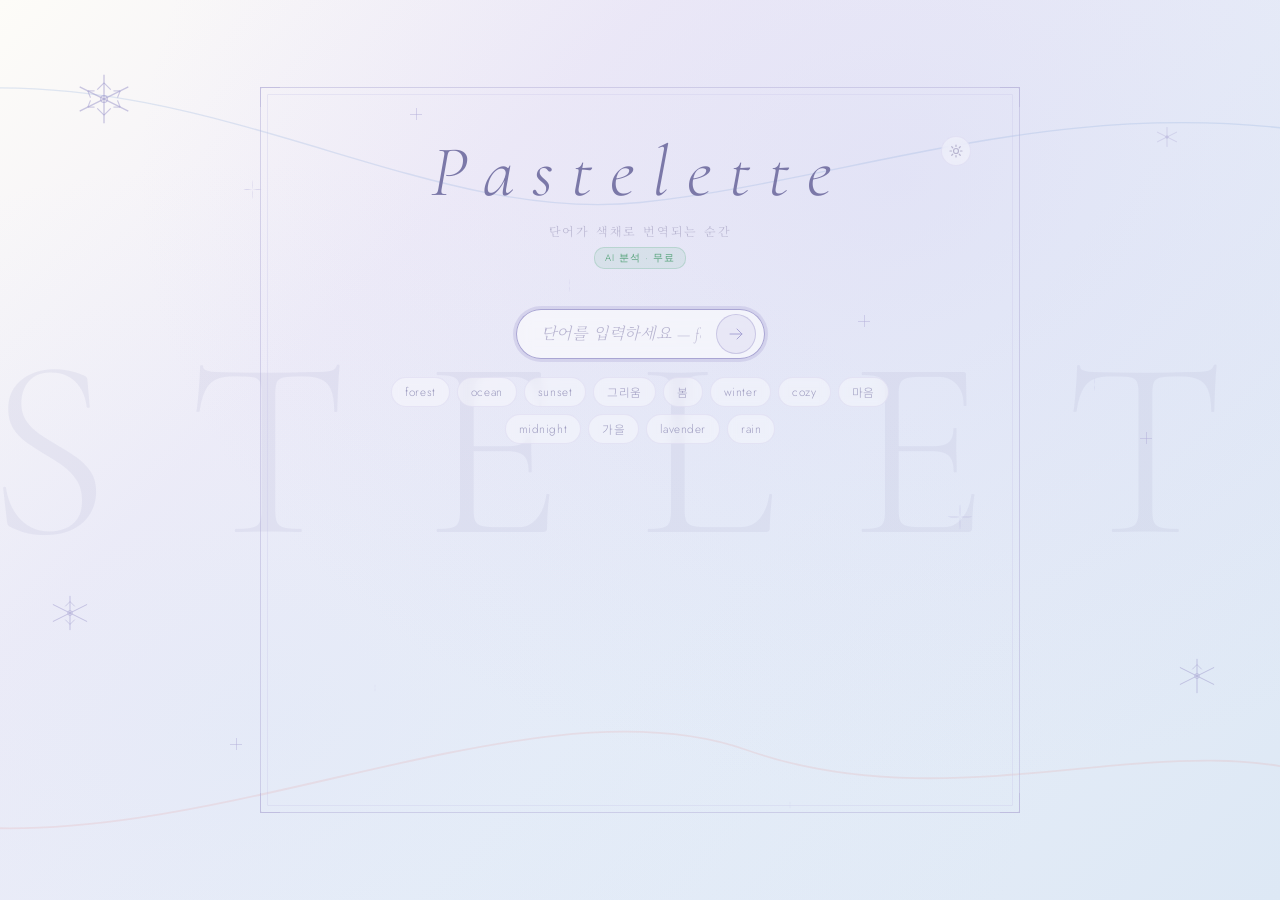
<file: index.html>
<!DOCTYPE html>
<html lang="ko">
<head>
  <meta charset="UTF-8">
  <meta name="viewport" content="width=device-width, initial-scale=1.0">
  <meta name="description" content="Pastelette — 단어 하나가 색채 세계로 번역되는 순간. AI가 단어의 의미를 분석해 어울리는 색 팔레트를 추천합니다.">
  <title>Pastelette — 단어가 색채로</title>

  <!-- Fonts -->
  <link rel="preconnect" href="https://fonts.googleapis.com">
  <link rel="preconnect" href="https://fonts.gstatic.com" crossorigin>
  <link href="https://fonts.googleapis.com/css2?family=Cormorant+Garamond:ital,wght@0,300;0,400;1,300;1,400&family=Jost:wght@200;300;400&family=Noto+Serif+KR:wght@300;400&family=Noto+Sans+KR:wght@300;400&display=swap" rel="stylesheet">

  <!-- Styles -->
  <link rel="stylesheet" href="css/variables.css">
  <link rel="stylesheet" href="css/base.css">
  <link rel="stylesheet" href="css/decorations.css">
  <link rel="stylesheet" href="css/layout.css">
  <link rel="stylesheet" href="css/search.css">
  <link rel="stylesheet" href="css/palette.css">
  <link rel="stylesheet" href="css/modal.css">
  <link rel="stylesheet" href="css/animations.css">
</head>
<body class="page-root">

  <!-- ════════════════════════════════════════
       BACKGROUND LAYER
  ════════════════════════════════════════ -->
  <div class="bg-layer" aria-hidden="true">

    <!-- Watermark text -->
    <div class="bg-watermark" id="bgWatermark">PASTELETTE</div>

    <!-- Ribbon curves -->
    <svg class="deco-ribbon deco-ribbon--blue"
         viewBox="0 0 1200 400" preserveAspectRatio="none"
         xmlns="http://www.w3.org/2000/svg">
      <path class="ribbon-path"
            d="M -50 80 C 200 60, 400 200, 600 180 C 800 160, 1000 80, 1250 120"
            stroke="rgba(140,170,220,0.50)" stroke-width="1.2"
            fill="none" stroke-linecap="round"/>
    </svg>
    <svg class="deco-ribbon deco-ribbon--pink"
         viewBox="0 0 1200 300" preserveAspectRatio="none"
         xmlns="http://www.w3.org/2000/svg">
      <path class="ribbon-path"
            d="M -50 250 C 200 270, 500 150, 700 200 C 900 250, 1100 180, 1250 220"
            stroke="rgba(230,160,160,0.40)" stroke-width="1.2"
            fill="none" stroke-linecap="round"/>
    </svg>

    <!-- Snowflakes -->
    <svg class="deco-snowflake deco-snowflake--lg"
         style="top:8%;left:6%;animation-delay:0s"
         width="54" height="54" viewBox="0 0 40 40" fill="none" xmlns="http://www.w3.org/2000/svg">
      <line x1="20" y1="2"  x2="20" y2="38" stroke="currentColor" stroke-width="1"/>
      <line x1="2"  y1="11" x2="38" y2="29" stroke="currentColor" stroke-width="1"/>
      <line x1="2"  y1="29" x2="38" y2="11" stroke="currentColor" stroke-width="1"/>
      <line x1="20" y1="8"  x2="15" y2="13" stroke="currentColor" stroke-width="0.8"/>
      <line x1="20" y1="8"  x2="25" y2="13" stroke="currentColor" stroke-width="0.8"/>
      <line x1="20" y1="32" x2="15" y2="27" stroke="currentColor" stroke-width="0.8"/>
      <line x1="20" y1="32" x2="25" y2="27" stroke="currentColor" stroke-width="0.8"/>
      <line x1="8"  y1="14" x2="13" y2="14" stroke="currentColor" stroke-width="0.8"/>
      <line x1="8"  y1="14" x2="10" y2="19" stroke="currentColor" stroke-width="0.8"/>
      <line x1="32" y1="14" x2="27" y2="14" stroke="currentColor" stroke-width="0.8"/>
      <line x1="32" y1="14" x2="30" y2="19" stroke="currentColor" stroke-width="0.8"/>
      <line x1="8"  y1="26" x2="13" y2="26" stroke="currentColor" stroke-width="0.8"/>
      <line x1="8"  y1="26" x2="10" y2="21" stroke="currentColor" stroke-width="0.8"/>
      <line x1="32" y1="26" x2="27" y2="26" stroke="currentColor" stroke-width="0.8"/>
      <line x1="32" y1="26" x2="30" y2="21" stroke="currentColor" stroke-width="0.8"/>
      <circle cx="20" cy="20" r="2.5" stroke="currentColor" stroke-width="0.8"/>
    </svg>

    <svg class="deco-snowflake deco-snowflake--md"
         style="top:66%;left:4%;animation-delay:-3.2s"
         width="38" height="38" viewBox="0 0 40 40" fill="none" xmlns="http://www.w3.org/2000/svg">
      <line x1="20" y1="2"  x2="20" y2="38" stroke="currentColor" stroke-width="1"/>
      <line x1="2"  y1="11" x2="38" y2="29" stroke="currentColor" stroke-width="1"/>
      <line x1="2"  y1="29" x2="38" y2="11" stroke="currentColor" stroke-width="1"/>
      <line x1="20" y1="8"  x2="15" y2="13" stroke="currentColor" stroke-width="0.8"/>
      <line x1="20" y1="8"  x2="25" y2="13" stroke="currentColor" stroke-width="0.8"/>
      <line x1="20" y1="32" x2="15" y2="27" stroke="currentColor" stroke-width="0.8"/>
      <line x1="20" y1="32" x2="25" y2="27" stroke="currentColor" stroke-width="0.8"/>
      <circle cx="20" cy="20" r="2.5" stroke="currentColor" stroke-width="0.8"/>
    </svg>

    <svg class="deco-snowflake deco-snowflake--sm"
         style="top:14%;right:8%;animation-delay:-1.6s"
         width="22" height="22" viewBox="0 0 40 40" fill="none" xmlns="http://www.w3.org/2000/svg">
      <line x1="20" y1="2"  x2="20" y2="38" stroke="currentColor" stroke-width="1"/>
      <line x1="2"  y1="11" x2="38" y2="29" stroke="currentColor" stroke-width="1"/>
      <line x1="2"  y1="29" x2="38" y2="11" stroke="currentColor" stroke-width="1"/>
      <circle cx="20" cy="20" r="2.5" stroke="currentColor" stroke-width="0.8"/>
    </svg>

    <svg class="deco-snowflake deco-snowflake--md"
         style="top:73%;right:5%;animation-delay:-5.2s"
         width="38" height="38" viewBox="0 0 40 40" fill="none" xmlns="http://www.w3.org/2000/svg">
      <line x1="20" y1="2"  x2="20" y2="38" stroke="currentColor" stroke-width="1"/>
      <line x1="2"  y1="11" x2="38" y2="29" stroke="currentColor" stroke-width="1"/>
      <line x1="2"  y1="29" x2="38" y2="11" stroke="currentColor" stroke-width="1"/>
      <line x1="20" y1="8"  x2="15" y2="13" stroke="currentColor" stroke-width="0.8"/>
      <line x1="20" y1="8"  x2="25" y2="13" stroke="currentColor" stroke-width="0.8"/>
      <circle cx="20" cy="20" r="2.5" stroke="currentColor" stroke-width="0.8"/>
    </svg>

    <!-- Sparkles -->
    <svg class="deco-sparkle deco-sparkle--md" style="top:20%;left:19%;animation-delay:0s"
         width="19" height="19" viewBox="0 0 16 16" fill="none" xmlns="http://www.w3.org/2000/svg">
      <path d="M8 0C8 0 8.3 4 8 8C7.7 4 8 0 8 0Z"        fill="currentColor"/>
      <path d="M16 8C16 8 12 7.7 8 8C12 8.3 16 8 16 8Z"  fill="currentColor"/>
      <path d="M8 16C8 16 7.7 12 8 8C8.3 12 8 16 8 16Z"  fill="currentColor"/>
      <path d="M0 8C0 8 4 8.3 8 8C4 7.7 0 8 0 8Z"        fill="currentColor"/>
    </svg>
    <svg class="deco-sparkle deco-sparkle--sm" style="top:42%;right:14%;animation-delay:-1.1s"
         width="13" height="13" viewBox="0 0 16 16" fill="none" xmlns="http://www.w3.org/2000/svg">
      <path d="M8 0C8 0 8.3 4 8 8C7.7 4 8 0 8 0Z"        fill="currentColor"/>
      <path d="M16 8C16 8 12 7.7 8 8C12 8.3 16 8 16 8Z"  fill="currentColor"/>
      <path d="M8 16C8 16 7.7 12 8 8C8.3 12 8 16 8 16Z"  fill="currentColor"/>
      <path d="M0 8C0 8 4 8.3 8 8C4 7.7 0 8 0 8Z"        fill="currentColor"/>
    </svg>
    <svg class="deco-sparkle deco-sparkle--xs" style="top:76%;left:29%;animation-delay:-2.2s"
         width="8" height="8" viewBox="0 0 16 16" fill="none" xmlns="http://www.w3.org/2000/svg">
      <path d="M8 0C8 0 8.3 4 8 8C7.7 4 8 0 8 0Z"        fill="currentColor"/>
      <path d="M16 8C16 8 12 7.7 8 8C12 8.3 16 8 16 8Z"  fill="currentColor"/>
      <path d="M8 16C8 16 7.7 12 8 8C8.3 12 8 16 8 16Z"  fill="currentColor"/>
      <path d="M0 8C0 8 4 8.3 8 8C4 7.7 0 8 0 8Z"        fill="currentColor"/>
    </svg>
    <svg class="deco-sparkle deco-sparkle--lg" style="top:56%;right:24%;animation-delay:-3.3s"
         width="26" height="26" viewBox="0 0 16 16" fill="none" xmlns="http://www.w3.org/2000/svg">
      <path d="M8 0C8 0 8.3 4 8 8C7.7 4 8 0 8 0Z"        fill="currentColor"/>
      <path d="M16 8C16 8 12 7.7 8 8C12 8.3 16 8 16 8Z"  fill="currentColor"/>
      <path d="M8 16C8 16 7.7 12 8 8C8.3 12 8 16 8 16Z"  fill="currentColor"/>
      <path d="M0 8C0 8 4 8.3 8 8C4 7.7 0 8 0 8Z"        fill="currentColor"/>
    </svg>
    <svg class="deco-sparkle deco-sparkle--sm" style="top:31%;left:44%;animation-delay:-1.7s"
         width="13" height="13" viewBox="0 0 16 16" fill="none" xmlns="http://www.w3.org/2000/svg">
      <path d="M8 0C8 0 8.3 4 8 8C7.7 4 8 0 8 0Z"        fill="currentColor"/>
      <path d="M16 8C16 8 12 7.7 8 8C12 8.3 16 8 16 8Z"  fill="currentColor"/>
      <path d="M8 16C8 16 7.7 12 8 8C8.3 12 8 16 8 16Z"  fill="currentColor"/>
      <path d="M0 8C0 8 4 8.3 8 8C4 7.7 0 8 0 8Z"        fill="currentColor"/>
    </svg>
    <svg class="deco-sparkle deco-sparkle--xs" style="top:89%;right:38%;animation-delay:-0.9s"
         width="8" height="8" viewBox="0 0 16 16" fill="none" xmlns="http://www.w3.org/2000/svg">
      <path d="M8 0C8 0 8.3 4 8 8C7.7 4 8 0 8 0Z"        fill="currentColor"/>
      <path d="M16 8C16 8 12 7.7 8 8C12 8.3 16 8 16 8Z"  fill="currentColor"/>
      <path d="M8 16C8 16 7.7 12 8 8C8.3 12 8 16 8 16Z"  fill="currentColor"/>
      <path d="M0 8C0 8 4 8.3 8 8C4 7.7 0 8 0 8Z"        fill="currentColor"/>
    </svg>

    <!-- Cross decorations -->
    <span class="deco-cross" style="top:12%;left:32%" aria-hidden="true"></span>
    <span class="deco-cross" style="top:48%;right:10%" aria-hidden="true"></span>
    <span class="deco-cross" style="top:82%;left:18%" aria-hidden="true"></span>
    <span class="deco-cross" style="top:35%;right:32%" aria-hidden="true"></span>

  </div><!-- /bg-layer -->


  <!-- ════════════════════════════════════════
       SETTINGS MODAL (optional user API key)
  ════════════════════════════════════════ -->
  <div class="modal-overlay" id="modalOverlay"
       role="dialog" aria-modal="true" aria-label="API 설정">
    <div class="settings-panel">
      <button class="modal-close" id="modalClose" aria-label="닫기">✕</button>

      <h2 class="settings-title">API 설정</h2>
      <p class="settings-desc">
        Pastelette는 <strong>기본적으로 무료 AI</strong>로 동작합니다.
        더 정교한 분석을 원하신다면 개인 API 키를 추가하세요.
        키는 브라우저에만 저장되며 외부로 전송되지 않습니다.<br><br>
        Gemini 무료 키 발급 →&nbsp;
        <a href="https://aistudio.google.com/app/apikey"
           target="_blank" rel="noopener">Google AI Studio</a>
      </p>

      <div class="settings-field">
        <label class="settings-label" for="apiService">서비스</label>
        <select class="settings-select" id="apiService">
          <option value="gemini">Google Gemini (무료 · 권장)</option>
          <option value="openai">OpenAI GPT-4o mini</option>
        </select>
      </div>

      <div class="settings-field">
        <label class="settings-label" for="apiKeyInput">API 키 (선택)</label>
        <input class="settings-input" id="apiKeyInput" type="password"
               placeholder="키를 입력하세요" autocomplete="off" spellcheck="false"/>
      </div>

      <div class="settings-actions">
        <button class="btn-save"   id="btnSave">저장</button>
        <button class="btn-cancel" id="btnCancel">취소</button>
        <button class="btn-clear"  id="btnClear" title="저장된 키 삭제">삭제</button>
      </div>
    </div>
  </div><!-- /modal -->


  <!-- ════════════════════════════════════════
       MAIN FRAME
  ════════════════════════════════════════ -->
  <main class="main-frame" role="main">
    <!-- Corner ornaments -->
    <div class="corner-ornament corner-ornament--tl" aria-hidden="true"></div>
    <div class="corner-ornament corner-ornament--tr" aria-hidden="true"></div>
    <div class="corner-ornament corner-ornament--bl" aria-hidden="true"></div>
    <div class="corner-ornament corner-ornament--br" aria-hidden="true"></div>

    <!-- ── Header ── -->
    <header class="site-header">
      <h1 class="site-title">Pastelette</h1>
      <p class="site-tagline">단어가 색채로 번역되는 순간</p>
      <span class="ai-badge ai-badge--free" id="aiBadge">AI 분석 · 무료</span>

      <!-- Settings gear -->
      <button class="settings-btn" id="settingsBtn"
              aria-label="API 설정" title="선택: 개인 API 키 설정">
        <svg width="14" height="14" viewBox="0 0 14 14" fill="none"
             xmlns="http://www.w3.org/2000/svg" aria-hidden="true">
          <circle cx="7" cy="7" r="2.5" stroke="currentColor" stroke-width="1.2"/>
          <path d="M7 1v1.5M7 11.5V13M13 7h-1.5M2.5 7H1
                   M11.24 2.76l-1.06 1.06M3.82 10.18l-1.06 1.06
                   M11.24 11.24l-1.06-1.06M3.82 3.82L2.76 2.76"
                stroke="currentColor" stroke-width="1.2" stroke-linecap="round"/>
        </svg>
      </button>
    </header>

    <!-- ── Search ── -->
    <section class="search-section" aria-label="단어 검색">
      <form class="search-form" id="searchForm" role="search">
        <div class="search-wrapper">
          <div class="search-inner">
            <input
              class="word-input"
              id="wordInput"
              type="search"
              placeholder="단어를 입력하세요 — forest, 그리움, nostalgia..."
              autocomplete="off"
              spellcheck="false"
              aria-label="색채를 번역할 단어"
            />
            <button class="search-btn" id="searchBtn" type="submit" aria-label="색채 추천">
              <svg width="18" height="18" viewBox="0 0 18 18" fill="none"
                   xmlns="http://www.w3.org/2000/svg" aria-hidden="true">
                <path d="M3 9H15M10 4L15 9L10 14"
                      stroke="currentColor" stroke-width="1"
                      stroke-linecap="round" stroke-linejoin="round"/>
              </svg>
            </button>
          </div>
        </div>
      </form>

      <div class="suggestion-tags" id="suggestionTags" role="list" aria-label="추천 단어">
        <button class="tag-pill" data-word="forest"    role="listitem">forest</button>
        <button class="tag-pill" data-word="ocean"     role="listitem">ocean</button>
        <button class="tag-pill" data-word="sunset"    role="listitem">sunset</button>
        <button class="tag-pill" data-word="그리움"    role="listitem">그리움</button>
        <button class="tag-pill" data-word="봄"        role="listitem">봄</button>
        <button class="tag-pill" data-word="winter"    role="listitem">winter</button>
        <button class="tag-pill" data-word="cozy"      role="listitem">cozy</button>
        <button class="tag-pill" data-word="마음"      role="listitem">마음</button>
        <button class="tag-pill" data-word="midnight"  role="listitem">midnight</button>
        <button class="tag-pill" data-word="가을"      role="listitem">가을</button>
        <button class="tag-pill" data-word="lavender"  role="listitem">lavender</button>
        <button class="tag-pill" data-word="rain"      role="listitem">rain</button>
      </div>
    </section>

    <!-- ── Result ── -->
    <section class="result-section" id="resultSection" aria-live="polite" aria-label="팔레트 결과">
      <div class="palette-card" id="paletteCard">
        <div class="empty-state">
          <svg class="empty-state__icon" width="32" height="32" viewBox="0 0 16 16"
               fill="none" xmlns="http://www.w3.org/2000/svg" aria-hidden="true">
            <path d="M8 0C8 0 8.4 5 8 8C7.6 5 8 0 8 0Z"       fill="currentColor"/>
            <path d="M16 8C16 8 11 7.6 8 8C11 8.4 16 8 16 8Z" fill="currentColor"/>
            <path d="M8 16C8 16 7.6 11 8 8C8.4 11 8 16 8 16Z" fill="currentColor"/>
            <path d="M0 8C0 8 5 8.4 8 8C5 7.6 0 8 0 8Z"       fill="currentColor"/>
          </svg>
          <p class="empty-state__text">
            단어 하나가 색채 세계로 번역됩니다<br>
            <small style="font-size:0.8em;letter-spacing:0.05em;">AI가 의미를 분석해 어울리는 색을 찾아드립니다</small>
          </p>
        </div>
      </div>
    </section>

  </main><!-- /main-frame -->

  <!-- Scripts — order matters -->
  <script src="js/color-utils.js"></script>
  <script src="js/palette-data.js"></script>
  <script src="js/ai-service.js"></script>
  <script src="js/renderer.js"></script>
  <script src="js/app.js"></script>
</body>
</html>
</file>
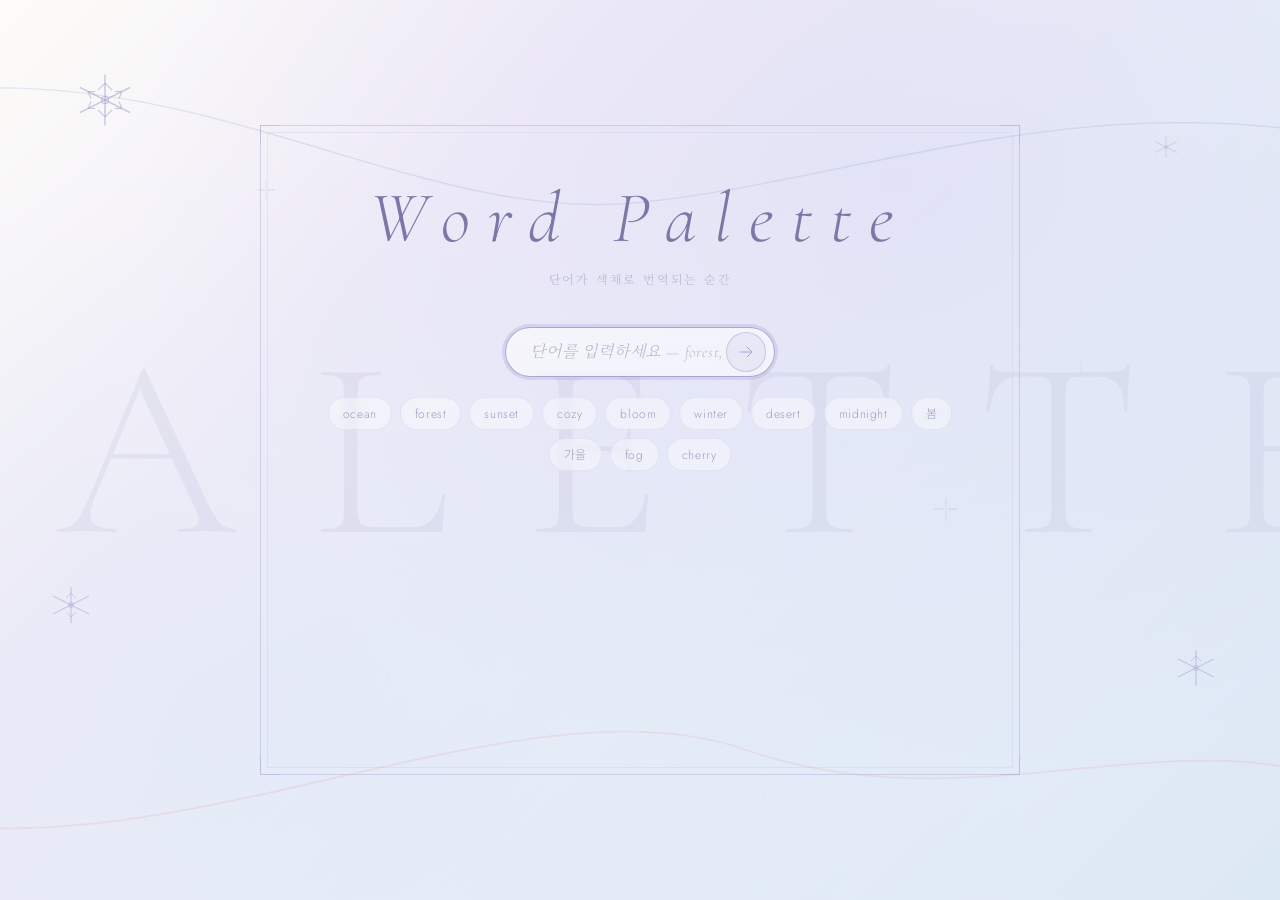
<file: word-palette.html>
<!DOCTYPE html>
<html lang="ko">
<head>
  <meta charset="UTF-8">
  <meta name="viewport" content="width=device-width, initial-scale=1.0">
  <title>Word Palette — 단어가 색채로</title>
  <link rel="preconnect" href="https://fonts.googleapis.com">
  <link rel="preconnect" href="https://fonts.gstatic.com" crossorigin>
  <link href="https://fonts.googleapis.com/css2?family=Cormorant+Garamond:ital,wght@0,300;0,400;1,300;1,400&family=Jost:wght@200;300;400&family=Noto+Serif+KR:wght@300;400&family=Noto+Sans+KR:wght@300;400&display=swap" rel="stylesheet">
  <style>
    /* ─── CSS Variables ─── */
    :root {
      --bg-frosted:         rgba(255, 255, 255, 0.45);
      --bg-frosted-border:  rgba(255, 255, 255, 0.70);
      --text-primary:       #7B78A8;
      --text-secondary:     #9D9BBF;
      --text-muted:         #B8B5D0;
      --text-watermark:     rgba(180, 176, 210, 0.18);
      --text-label:         #6B6898;
      --border-frame:       rgba(180, 175, 215, 0.50);
      --border-frame-inner: rgba(200, 196, 230, 0.30);
      --border-card:        rgba(210, 206, 235, 0.40);
      --border-input:       rgba(180, 175, 215, 0.60);
      --border-input-focus: rgba(150, 145, 200, 0.80);
      --deco-snowflake:     rgba(160, 155, 205, 0.55);
      --deco-sparkle:       rgba(170, 165, 215, 0.65);
      --deco-dot:           rgba(175, 170, 215, 0.25);
      --deco-cross:         rgba(175, 170, 215, 0.45);
      --accent-primary:     #A8A4D4;
      --accent-hover:       #8F8BC0;
      --accent-glow:        rgba(168, 164, 212, 0.30);
      --fs-display:   clamp(2.5rem, 6vw, 4.5rem);
      --fs-watermark: clamp(8rem, 20vw, 18rem);
      --fs-label:     0.75rem;
      --fs-input:     1rem;
      --ls-display:   0.25em;
      --ls-label:     0.12em;
    }

    /* ─── Reset ─── */
    *, *::before, *::after { box-sizing: border-box; margin: 0; padding: 0; }
    body {
      font-family: 'Noto Sans KR', -apple-system, sans-serif;
      font-weight: 300;
      -webkit-font-smoothing: antialiased;
      -moz-osx-font-smoothing: grayscale;
    }
    button { background: none; border: none; cursor: pointer; font: inherit; }
    input  { font: inherit; }

    /* ─── Body / Background ─── */
    body.page-root {
      min-height: 100vh;
      background:
        radial-gradient(ellipse at 70% 20%, rgba(200, 195, 240, 0.25) 0%, transparent 60%),
        radial-gradient(ellipse at 20% 80%, rgba(200, 220, 245, 0.20) 0%, transparent 55%),
        linear-gradient(135deg, #FDFCF8 0%, #F0EDF8 30%, #E8EEF8 60%, #DDE8F5 100%);
      background-attachment: fixed;
      display: flex;
      align-items: center;
      justify-content: center;
      padding: 24px;
      overflow-x: hidden;
      animation: page-fade-in 1.2s ease forwards;
    }

    /* ─── Background Layer ─── */
    .bg-layer {
      position: fixed;
      inset: 0;
      z-index: 0;
      pointer-events: none;
      overflow: hidden;
    }

    .bg-watermark {
      position: absolute;
      inset: 0;
      display: flex;
      align-items: center;
      justify-content: center;
      font-family: 'Cormorant Garamond', serif;
      font-size: var(--fs-watermark);
      font-weight: 300;
      letter-spacing: 0.3em;
      color: var(--text-watermark);
      pointer-events: none;
      user-select: none;
      white-space: nowrap;
      overflow: hidden;
      z-index: 0;
      transition: opacity 0.4s ease;
    }

    /* ─── Ribbon Lines ─── */
    .deco-ribbon {
      position: absolute;
      width: 100%;
      pointer-events: none;
      z-index: 1;
    }
    .deco-ribbon--blue { top: 0;    left: 0; height: 50%; }
    .deco-ribbon--pink { bottom: 0; left: 0; height: 50%; }
    .ribbon-path {
      stroke-dasharray: 2000;
      stroke-dashoffset: 2000;
      animation: ribbon-draw 3s ease-out forwards;
    }
    .deco-ribbon--blue .ribbon-path { animation-delay: 0.5s; }
    .deco-ribbon--pink .ribbon-path { animation-delay: 1.0s; }

    /* ─── Snowflakes ─── */
    .deco-snowflake {
      color: var(--deco-snowflake);
      position: absolute;
      pointer-events: none;
      user-select: none;
      animation: snowflake-float 8s ease-in-out infinite;
      will-change: transform;
      z-index: 2;
    }
    .deco-snowflake--sm { width: 24px; height: 24px; }
    .deco-snowflake--md { width: 40px; height: 40px; }
    .deco-snowflake--lg { width: 56px; height: 56px; }

    /* ─── Sparkles ─── */
    .deco-sparkle {
      color: var(--deco-sparkle);
      position: absolute;
      pointer-events: none;
      animation: sparkle-twinkle 4s ease-in-out infinite;
      will-change: transform, opacity;
      z-index: 3;
      display: inline-block;
    }
    .deco-sparkle--xs { width: 8px;  height: 8px;  }
    .deco-sparkle--sm { width: 14px; height: 14px; }
    .deco-sparkle--md { width: 20px; height: 20px; }
    .deco-sparkle--lg { width: 28px; height: 28px; }

    /* ─── Main Frame ─── */
    .main-frame {
      position: relative;
      z-index: 1;
      width: 100%;
      max-width: 760px;
      padding: 48px 48px 56px;
      display: flex;
      flex-direction: column;
      gap: 40px;
      border: 1px solid var(--border-frame);
      border-radius: 2px;
    }
    .main-frame::before {
      content: '';
      position: absolute;
      inset: 6px;
      border: 0.5px solid var(--border-frame-inner);
      border-radius: 1px;
      pointer-events: none;
    }

    /* ─── Corner Ornaments ─── */
    .corner-ornament {
      position: absolute;
      width: 20px;
      height: 20px;
      pointer-events: none;
    }
    .corner-ornament::before,
    .corner-ornament::after {
      content: '';
      position: absolute;
      background: var(--border-frame);
    }
    .corner-ornament::before { width: 100%; height: 1px; top: 0; left: 0; }
    .corner-ornament::after  { width: 1px; height: 100%; top: 0; left: 0; }
    .corner-ornament--tl { top: -1px;    left: -1px; }
    .corner-ornament--tr { top: -1px;    right: -1px;  transform: rotate(90deg); }
    .corner-ornament--bl { bottom: -1px; left: -1px;   transform: rotate(-90deg); }
    .corner-ornament--br { bottom: -1px; right: -1px;  transform: rotate(180deg); }

    /* ─── Header ─── */
    .site-header { text-align: center; }
    .site-title {
      font-family: 'Cormorant Garamond', serif;
      font-weight: 300;
      font-size: var(--fs-display);
      letter-spacing: var(--ls-display);
      color: var(--text-primary);
      font-style: italic;
    }
    .site-tagline {
      font-family: 'Noto Serif KR', serif;
      font-size: var(--fs-label);
      font-weight: 300;
      color: var(--text-muted);
      letter-spacing: 0.15em;
      margin-top: 8px;
    }

    /* ─── Search ─── */
    .search-section {
      display: flex;
      flex-direction: column;
      align-items: center;
      gap: 20px;
    }
    .search-wrapper {
      position: relative;
      width: 100%;
      max-width: 480px;
    }
    .search-inner {
      display: flex;
      align-items: center;
      background: rgba(255, 255, 255, 0.55);
      border: 1px solid var(--border-input);
      border-radius: 40px;
      padding: 0 8px 0 24px;
      backdrop-filter: blur(8px);
      -webkit-backdrop-filter: blur(8px);
      transition: border-color 0.3s ease, box-shadow 0.3s ease;
    }
    .search-inner:focus-within {
      border-color: var(--border-input-focus);
      box-shadow: 0 0 0 3px var(--accent-glow);
    }
    .word-input {
      flex: 1;
      border: none;
      background: transparent;
      outline: none;
      font-family: 'Cormorant Garamond', 'Noto Serif KR', serif;
      font-size: var(--fs-input);
      font-weight: 300;
      color: var(--text-primary);
      padding: 14px 0;
      letter-spacing: 0.05em;
    }
    .word-input::placeholder {
      color: var(--text-muted);
      font-style: italic;
    }
    .search-btn {
      width: 40px;
      height: 40px;
      border-radius: 50%;
      border: 1px solid var(--border-input);
      background: rgba(168, 164, 212, 0.15);
      color: var(--accent-primary);
      display: flex;
      align-items: center;
      justify-content: center;
      cursor: pointer;
      transition: all 0.3s ease;
      flex-shrink: 0;
    }
    .search-btn:hover {
      background: var(--accent-primary);
      color: white;
      border-color: var(--accent-primary);
      transform: scale(1.05);
    }

    /* ─── Tag Pills ─── */
    .suggestion-tags {
      display: flex;
      flex-wrap: wrap;
      gap: 8px;
      justify-content: center;
    }
    .tag-pill {
      font-family: 'Jost', 'Noto Sans KR', sans-serif;
      font-size: 0.75rem;
      font-weight: 300;
      color: var(--text-secondary);
      background: rgba(255, 255, 255, 0.4);
      border: 1px solid var(--border-card);
      border-radius: 20px;
      padding: 6px 14px;
      cursor: pointer;
      letter-spacing: 0.05em;
      transition: all 0.2s ease;
      backdrop-filter: blur(4px);
    }
    .tag-pill:hover {
      background: rgba(168, 164, 212, 0.15);
      border-color: var(--border-input-focus);
      color: var(--text-primary);
      transform: translateY(-1px);
    }

    /* ─── Result Section ─── */
    .result-section {
      opacity: 0;
      transition: opacity 0.5s ease;
    }
    .result-section.visible { opacity: 1; }

    /* ─── Palette Card ─── */
    .palette-card {
      background: var(--bg-frosted);
      backdrop-filter: blur(16px) saturate(140%);
      -webkit-backdrop-filter: blur(16px) saturate(140%);
      border: 1px solid var(--border-card);
      border-radius: 16px;
      padding: 32px;
      position: relative;
      overflow: hidden;
    }
    .palette-card::before {
      content: '';
      position: absolute;
      inset: 0;
      background-image: radial-gradient(circle, var(--deco-dot) 1px, transparent 1px);
      background-size: 18px 18px;
      pointer-events: none;
      z-index: 0;
    }
    .palette-card__header {
      position: relative;
      z-index: 1;
      margin-bottom: 28px;
      text-align: center;
    }
    .palette-keyword {
      display: block;
      font-family: 'Cormorant Garamond', serif;
      font-size: clamp(1.8rem, 4vw, 2.8rem);
      font-weight: 400;
      font-style: italic;
      color: var(--text-primary);
      letter-spacing: 0.2em;
      text-transform: lowercase;
    }
    .palette-subtitle {
      font-family: 'Jost', sans-serif;
      font-size: var(--fs-label);
      font-weight: 200;
      color: var(--text-muted);
      letter-spacing: var(--ls-label);
      text-transform: uppercase;
    }

    /* ─── Color Swatches ─── */
    .color-swatches {
      display: flex;
      gap: 12px;
      position: relative;
      z-index: 1;
    }
    .color-swatch {
      flex: 1;
      min-width: 0;
      display: flex;
      flex-direction: column;
      gap: 8px;
      cursor: pointer;
      transition: transform 0.2s ease;
      opacity: 0;
      animation: swatch-slide-up 0.5s ease forwards;
    }
    .color-swatch:hover { transform: translateY(-4px); }
    .color-swatch:nth-child(1) { animation-delay: 0.1s; }
    .color-swatch:nth-child(2) { animation-delay: 0.2s; }
    .color-swatch:nth-child(3) { animation-delay: 0.3s; }
    .color-swatch:nth-child(4) { animation-delay: 0.4s; }
    .color-swatch:nth-child(5) { animation-delay: 0.5s; }
    .color-swatch:nth-child(6) { animation-delay: 0.6s; }
    .swatch-bar {
      height: 80px;
      border-radius: 8px;
      background-color: var(--swatch-color);
      border: 1px solid rgba(255, 255, 255, 0.3);
      box-shadow:
        0 4px 16px rgba(0, 0, 0, 0.08),
        inset 0 1px 0 rgba(255, 255, 255, 0.25);
      transition: box-shadow 0.2s ease;
    }
    .color-swatch:hover .swatch-bar {
      box-shadow:
        0 8px 24px rgba(0, 0, 0, 0.12),
        inset 0 1px 0 rgba(255, 255, 255, 0.3);
    }
    .swatch-info {
      display: flex;
      flex-direction: column;
      gap: 2px;
      text-align: center;
    }
    .swatch-name {
      font-family: 'Jost', sans-serif;
      font-size: 0.7rem;
      font-weight: 300;
      color: var(--text-secondary);
      letter-spacing: 0.05em;
    }
    .swatch-name-ko {
      font-family: 'Noto Sans KR', sans-serif;
      font-size: 0.65rem;
      font-weight: 300;
      color: var(--text-muted);
    }
    .hex-code {
      font-family: 'Jost', monospace;
      font-size: 0.65rem;
      font-weight: 200;
      color: var(--text-muted);
      letter-spacing: 0.05em;
      cursor: copy;
      transition: color 0.2s ease;
    }
    .hex-code:hover { color: var(--text-label); }
    .hex-code.copied::after {
      content: ' ✓';
      color: var(--accent-primary);
    }

    /* ─── Empty State ─── */
    .empty-state {
      text-align: center;
      padding: 60px 20px;
      opacity: 0.7;
    }
    .empty-state__text {
      font-family: 'Cormorant Garamond', serif;
      font-style: italic;
      font-weight: 300;
      color: var(--text-muted);
      font-size: 1rem;
      letter-spacing: 0.1em;
    }

    /* ─── Animations ─── */
    @keyframes page-fade-in {
      0%   { opacity: 0; }
      100% { opacity: 1; }
    }
    @keyframes snowflake-float {
      0%, 100% { transform: translateY(0px)  rotate(0deg);   opacity: 0.55; }
      33%       { transform: translateY(-8px) rotate(15deg);  opacity: 0.70; }
      66%       { transform: translateY(4px)  rotate(-10deg); opacity: 0.45; }
    }
    @keyframes sparkle-twinkle {
      0%, 100% { transform: scale(1)   rotate(0deg);   opacity: 0.65; }
      25%       { transform: scale(1.3) rotate(45deg);  opacity: 1;    }
      50%       { transform: scale(0.8) rotate(90deg);  opacity: 0.4;  }
      75%       { transform: scale(1.1) rotate(135deg); opacity: 0.8;  }
    }
    @keyframes card-reveal {
      0%   { opacity: 0; transform: translateY(20px) scale(0.97); }
      100% { opacity: 1; transform: translateY(0)    scale(1);    }
    }
    @keyframes swatch-slide-up {
      0%   { opacity: 0; transform: translateY(16px); }
      100% { opacity: 1; transform: translateY(0);    }
    }
    @keyframes ribbon-draw {
      0%   { stroke-dashoffset: 2000; opacity: 0;   }
      100% { stroke-dashoffset: 0;    opacity: 0.5; }
    }

    /* ─── Responsive ─── */
    @media (max-width: 600px) {
      .main-frame {
        padding: 28px 20px 36px;
        gap: 28px;
      }
      .color-swatches {
        flex-wrap: wrap;
        gap: 10px;
      }
      .color-swatch {
        flex: 0 0 calc(33.33% - 7px);
      }
      .palette-card { padding: 20px; }
      .deco-snowflake:nth-child(n+3) { display: none; }
    }
  </style>
</head>
<body class="page-root">

  <!-- ─── Background Layer ─── -->
  <div class="bg-layer" aria-hidden="true">
    <div class="bg-watermark" id="bgWatermark">PALETTE</div>

    <!-- Ribbon lines -->
    <svg class="deco-ribbon deco-ribbon--blue" viewBox="0 0 1200 400" preserveAspectRatio="none" xmlns="http://www.w3.org/2000/svg">
      <path class="ribbon-path" d="M -50 80 C 200 60, 400 200, 600 180 C 800 160, 1000 80, 1250 120"
            stroke="rgba(140,170,220,0.50)" stroke-width="1.2" fill="none" stroke-linecap="round"/>
    </svg>
    <svg class="deco-ribbon deco-ribbon--pink" viewBox="0 0 1200 300" preserveAspectRatio="none" xmlns="http://www.w3.org/2000/svg">
      <path class="ribbon-path" d="M -50 250 C 200 270, 500 150, 700 200 C 900 250, 1100 180, 1250 220"
            stroke="rgba(230,160,160,0.40)" stroke-width="1.2" fill="none" stroke-linecap="round"/>
    </svg>

    <!-- Snowflakes -->
    <svg class="deco-snowflake deco-snowflake--lg" style="top:8%;left:6%;animation-delay:0s"
         width="56" height="56" viewBox="0 0 40 40" fill="none" xmlns="http://www.w3.org/2000/svg">
      <line x1="20" y1="2"  x2="20" y2="38" stroke="currentColor" stroke-width="1"/>
      <line x1="2"  y1="11" x2="38" y2="29" stroke="currentColor" stroke-width="1"/>
      <line x1="2"  y1="29" x2="38" y2="11" stroke="currentColor" stroke-width="1"/>
      <line x1="20" y1="8"  x2="15" y2="13" stroke="currentColor" stroke-width="0.8"/>
      <line x1="20" y1="8"  x2="25" y2="13" stroke="currentColor" stroke-width="0.8"/>
      <line x1="20" y1="32" x2="15" y2="27" stroke="currentColor" stroke-width="0.8"/>
      <line x1="20" y1="32" x2="25" y2="27" stroke="currentColor" stroke-width="0.8"/>
      <line x1="8"  y1="14" x2="13" y2="14" stroke="currentColor" stroke-width="0.8"/>
      <line x1="8"  y1="14" x2="10" y2="19" stroke="currentColor" stroke-width="0.8"/>
      <line x1="32" y1="14" x2="27" y2="14" stroke="currentColor" stroke-width="0.8"/>
      <line x1="32" y1="14" x2="30" y2="19" stroke="currentColor" stroke-width="0.8"/>
      <line x1="8"  y1="26" x2="13" y2="26" stroke="currentColor" stroke-width="0.8"/>
      <line x1="8"  y1="26" x2="10" y2="21" stroke="currentColor" stroke-width="0.8"/>
      <line x1="32" y1="26" x2="27" y2="26" stroke="currentColor" stroke-width="0.8"/>
      <line x1="32" y1="26" x2="30" y2="21" stroke="currentColor" stroke-width="0.8"/>
      <circle cx="20" cy="20" r="2.5" stroke="currentColor" stroke-width="0.8"/>
    </svg>
    <svg class="deco-snowflake deco-snowflake--md" style="top:65%;left:4%;animation-delay:-3s"
         width="40" height="40" viewBox="0 0 40 40" fill="none" xmlns="http://www.w3.org/2000/svg">
      <line x1="20" y1="2"  x2="20" y2="38" stroke="currentColor" stroke-width="1"/>
      <line x1="2"  y1="11" x2="38" y2="29" stroke="currentColor" stroke-width="1"/>
      <line x1="2"  y1="29" x2="38" y2="11" stroke="currentColor" stroke-width="1"/>
      <line x1="20" y1="8"  x2="15" y2="13" stroke="currentColor" stroke-width="0.8"/>
      <line x1="20" y1="8"  x2="25" y2="13" stroke="currentColor" stroke-width="0.8"/>
      <line x1="20" y1="32" x2="15" y2="27" stroke="currentColor" stroke-width="0.8"/>
      <line x1="20" y1="32" x2="25" y2="27" stroke="currentColor" stroke-width="0.8"/>
      <circle cx="20" cy="20" r="2.5" stroke="currentColor" stroke-width="0.8"/>
    </svg>
    <svg class="deco-snowflake deco-snowflake--sm" style="top:15%;right:8%;animation-delay:-1.5s"
         width="24" height="24" viewBox="0 0 40 40" fill="none" xmlns="http://www.w3.org/2000/svg">
      <line x1="20" y1="2"  x2="20" y2="38" stroke="currentColor" stroke-width="1"/>
      <line x1="2"  y1="11" x2="38" y2="29" stroke="currentColor" stroke-width="1"/>
      <line x1="2"  y1="29" x2="38" y2="11" stroke="currentColor" stroke-width="1"/>
      <circle cx="20" cy="20" r="2.5" stroke="currentColor" stroke-width="0.8"/>
    </svg>
    <svg class="deco-snowflake deco-snowflake--md" style="top:72%;right:5%;animation-delay:-5s"
         width="40" height="40" viewBox="0 0 40 40" fill="none" xmlns="http://www.w3.org/2000/svg">
      <line x1="20" y1="2"  x2="20" y2="38" stroke="currentColor" stroke-width="1"/>
      <line x1="2"  y1="11" x2="38" y2="29" stroke="currentColor" stroke-width="1"/>
      <line x1="2"  y1="29" x2="38" y2="11" stroke="currentColor" stroke-width="1"/>
      <line x1="20" y1="8"  x2="15" y2="13" stroke="currentColor" stroke-width="0.8"/>
      <line x1="20" y1="8"  x2="25" y2="13" stroke="currentColor" stroke-width="0.8"/>
      <circle cx="20" cy="20" r="2.5" stroke="currentColor" stroke-width="0.8"/>
    </svg>

    <!-- Sparkles -->
    <svg class="deco-sparkle deco-sparkle--md" style="top:20%;left:20%;animation-delay:0s"
         width="20" height="20" viewBox="0 0 16 16" fill="none" xmlns="http://www.w3.org/2000/svg">
      <path d="M8 0 C8 0 8.3 4 8 8 C7.7 4 8 0 8 0Z"      fill="currentColor"/>
      <path d="M16 8 C16 8 12 7.7 8 8 C12 8.3 16 8 16 8Z" fill="currentColor"/>
      <path d="M8 16 C8 16 7.7 12 8 8 C8.3 12 8 16 8 16Z" fill="currentColor"/>
      <path d="M0 8 C0 8 4 8.3 8 8 C4 7.7 0 8 0 8Z"      fill="currentColor"/>
    </svg>
    <svg class="deco-sparkle deco-sparkle--sm" style="top:40%;right:15%;animation-delay:-1s"
         width="14" height="14" viewBox="0 0 16 16" fill="none" xmlns="http://www.w3.org/2000/svg">
      <path d="M8 0 C8 0 8.3 4 8 8 C7.7 4 8 0 8 0Z"      fill="currentColor"/>
      <path d="M16 8 C16 8 12 7.7 8 8 C12 8.3 16 8 16 8Z" fill="currentColor"/>
      <path d="M8 16 C8 16 7.7 12 8 8 C8.3 12 8 16 8 16Z" fill="currentColor"/>
      <path d="M0 8 C0 8 4 8.3 8 8 C4 7.7 0 8 0 8Z"      fill="currentColor"/>
    </svg>
    <svg class="deco-sparkle deco-sparkle--xs" style="top:75%;left:30%;animation-delay:-2s"
         width="8" height="8" viewBox="0 0 16 16" fill="none" xmlns="http://www.w3.org/2000/svg">
      <path d="M8 0 C8 0 8.3 4 8 8 C7.7 4 8 0 8 0Z"      fill="currentColor"/>
      <path d="M16 8 C16 8 12 7.7 8 8 C12 8.3 16 8 16 8Z" fill="currentColor"/>
      <path d="M8 16 C8 16 7.7 12 8 8 C8.3 12 8 16 8 16Z" fill="currentColor"/>
      <path d="M0 8 C0 8 4 8.3 8 8 C4 7.7 0 8 0 8Z"      fill="currentColor"/>
    </svg>
    <svg class="deco-sparkle deco-sparkle--lg" style="top:55%;right:25%;animation-delay:-3s"
         width="28" height="28" viewBox="0 0 16 16" fill="none" xmlns="http://www.w3.org/2000/svg">
      <path d="M8 0 C8 0 8.3 4 8 8 C7.7 4 8 0 8 0Z"      fill="currentColor"/>
      <path d="M16 8 C16 8 12 7.7 8 8 C12 8.3 16 8 16 8Z" fill="currentColor"/>
      <path d="M8 16 C8 16 7.7 12 8 8 C8.3 12 8 16 8 16Z" fill="currentColor"/>
      <path d="M0 8 C0 8 4 8.3 8 8 C4 7.7 0 8 0 8Z"      fill="currentColor"/>
    </svg>
    <svg class="deco-sparkle deco-sparkle--sm" style="top:30%;left:45%;animation-delay:-1.5s"
         width="14" height="14" viewBox="0 0 16 16" fill="none" xmlns="http://www.w3.org/2000/svg">
      <path d="M8 0 C8 0 8.3 4 8 8 C7.7 4 8 0 8 0Z"      fill="currentColor"/>
      <path d="M16 8 C16 8 12 7.7 8 8 C12 8.3 16 8 16 8Z" fill="currentColor"/>
      <path d="M8 16 C8 16 7.7 12 8 8 C8.3 12 8 16 8 16Z" fill="currentColor"/>
      <path d="M0 8 C0 8 4 8.3 8 8 C4 7.7 0 8 0 8Z"      fill="currentColor"/>
    </svg>
    <svg class="deco-sparkle deco-sparkle--xs" style="top:88%;right:40%;animation-delay:-0.8s"
         width="8" height="8" viewBox="0 0 16 16" fill="none" xmlns="http://www.w3.org/2000/svg">
      <path d="M8 0 C8 0 8.3 4 8 8 C7.7 4 8 0 8 0Z"      fill="currentColor"/>
      <path d="M16 8 C16 8 12 7.7 8 8 C12 8.3 16 8 16 8Z" fill="currentColor"/>
      <path d="M8 16 C8 16 7.7 12 8 8 C8.3 12 8 16 8 16Z" fill="currentColor"/>
      <path d="M0 8 C0 8 4 8.3 8 8 C4 7.7 0 8 0 8Z"      fill="currentColor"/>
    </svg>
  </div>

  <!-- ─── Main Frame ─── -->
  <main class="main-frame" role="main">
    <div class="corner-ornament corner-ornament--tl"></div>
    <div class="corner-ornament corner-ornament--tr"></div>
    <div class="corner-ornament corner-ornament--bl"></div>
    <div class="corner-ornament corner-ornament--br"></div>

    <header class="site-header">
      <h1 class="site-title">Word Palette</h1>
      <p class="site-tagline">단어가 색채로 번역되는 순간</p>
    </header>

    <section class="search-section">
      <form class="search-form" id="searchForm">
        <div class="search-wrapper">
          <div class="search-inner">
            <input class="word-input" id="wordInput" type="text"
                   placeholder="단어를 입력하세요 — forest, cozy, ocean..."
                   autocomplete="off" spellcheck="false"/>
            <button class="search-btn" type="submit" aria-label="색채 추천">
              <svg width="18" height="18" viewBox="0 0 18 18" fill="none">
                <path d="M3 9H15M10 4L15 9L10 14"
                      stroke="currentColor" stroke-width="1"
                      stroke-linecap="round" stroke-linejoin="round"/>
              </svg>
            </button>
          </div>
        </div>
      </form>
      <div class="suggestion-tags" id="suggestionTags">
        <button class="tag-pill" data-word="ocean">ocean</button>
        <button class="tag-pill" data-word="forest">forest</button>
        <button class="tag-pill" data-word="sunset">sunset</button>
        <button class="tag-pill" data-word="cozy">cozy</button>
        <button class="tag-pill" data-word="bloom">bloom</button>
        <button class="tag-pill" data-word="winter">winter</button>
        <button class="tag-pill" data-word="desert">desert</button>
        <button class="tag-pill" data-word="midnight">midnight</button>
        <button class="tag-pill" data-word="봄">봄</button>
        <button class="tag-pill" data-word="가을">가을</button>
        <button class="tag-pill" data-word="fog">fog</button>
        <button class="tag-pill" data-word="cherry">cherry</button>
      </div>
    </section>

    <section class="result-section" id="resultSection" aria-live="polite">
      <div class="palette-card" id="paletteCard">
        <div class="empty-state">
          <p class="empty-state__text">단어 하나가 색채 세계로 번역됩니다</p>
        </div>
      </div>
    </section>
  </main>

  <script>
    // ═══════════════════════════════════════════
    // Palette Data — Curated
    // ═══════════════════════════════════════════
    const PALETTE_MAP = {
      forest: [
        { hex: '#2D5A27', name: 'Deep Forest',   nameKo: '깊은 숲'    },
        { hex: '#5C8A52', name: 'Moss Green',    nameKo: '이끼 초록'  },
        { hex: '#8FBF7A', name: 'Fern',          nameKo: '고사리'     },
        { hex: '#C4DDB5', name: 'Morning Mist',  nameKo: '아침 안개'  },
        { hex: '#E8F3E0', name: 'Pale Canopy',   nameKo: '연한 수관'  },
      ],
      ocean: [
        { hex: '#1A3A5C', name: 'Deep Sea',      nameKo: '심해'       },
        { hex: '#2E6E8E', name: 'Sea Blue',      nameKo: '바다 파랑'  },
        { hex: '#5BA4C4', name: 'Wave',          nameKo: '파도'       },
        { hex: '#A8D4E8', name: 'Seafoam',       nameKo: '해포말'     },
        { hex: '#E0F0F8', name: 'Morning Sea',   nameKo: '새벽 바다'  },
      ],
      sunset: [
        { hex: '#C05B2C', name: 'Ember',         nameKo: '잉걸불'     },
        { hex: '#E88A4A', name: 'Golden Hour',   nameKo: '황금빛'     },
        { hex: '#F2BA70', name: 'Amber',         nameKo: '호박'       },
        { hex: '#F4D4A0', name: 'Dusk',          nameKo: '황혼'       },
        { hex: '#FBE9CC', name: 'Evening Sky',   nameKo: '저녁 하늘'  },
      ],
      cozy: [
        { hex: '#8B5A42', name: 'Warm Wood',     nameKo: '따뜻한 나무' },
        { hex: '#C4956A', name: 'Caramel',       nameKo: '캐러멜'      },
        { hex: '#E8C9A0', name: 'Cream',         nameKo: '크림'        },
        { hex: '#F0E0C8', name: 'Linen',         nameKo: '린넨'        },
        { hex: '#F8F0E4', name: 'Candlelight',   nameKo: '촛불빛'      },
      ],
      bloom: [
        { hex: '#C06080', name: 'Rose Petal',    nameKo: '장미꽃잎'   },
        { hex: '#D98FA8', name: 'Blush',         nameKo: '홍조'       },
        { hex: '#EBB8CA', name: 'Petal',         nameKo: '꽃잎'       },
        { hex: '#F5D8E4', name: 'Blossom',       nameKo: '꽃봉오리'   },
        { hex: '#FAF0F4', name: 'First Bloom',   nameKo: '첫 개화'    },
      ],
      winter: [
        { hex: '#2C3E6A', name: 'Frost Night',   nameKo: '서리 밤'    },
        { hex: '#5E7BA8', name: 'Ice Blue',      nameKo: '아이스 블루' },
        { hex: '#9BB8D4', name: 'Crystal',       nameKo: '크리스탈'   },
        { hex: '#C8DDE8', name: 'Snow Mist',     nameKo: '눈 안개'    },
        { hex: '#EEF4F8', name: 'Snowfield',     nameKo: '설원'       },
      ],
      desert: [
        { hex: '#8B5A28', name: 'Desert Sand',   nameKo: '사막 모래'  },
        { hex: '#C49060', name: 'Dune',          nameKo: '사구'       },
        { hex: '#DEB882', name: 'Sandstone',     nameKo: '사암'       },
        { hex: '#EDD5A8', name: 'Mirage',        nameKo: '신기루'     },
        { hex: '#F8EDD8', name: 'Pale Dune',     nameKo: '연한 사구'  },
      ],
      midnight: [
        { hex: '#0D1B2A', name: 'Midnight',      nameKo: '자정'       },
        { hex: '#1B3A5C', name: 'Night Sky',     nameKo: '밤하늘'     },
        { hex: '#2E5D8A', name: 'Dark Blue',     nameKo: '짙은 파랑'  },
        { hex: '#4A7FA8', name: 'Twilight',      nameKo: '황혼'       },
        { hex: '#7EACC8', name: 'Moonlight',     nameKo: '달빛'       },
      ],
      봄: [
        { hex: '#5A8A3C', name: 'New Leaf',      nameKo: '새싹'       },
        { hex: '#D4A0C0', name: 'Cherry Pink',   nameKo: '벚꽃 분홍'  },
        { hex: '#C8E8A0', name: 'Spring Green',  nameKo: '봄 초록'    },
        { hex: '#F0D8F0', name: 'Lilac',         nameKo: '라일락'     },
        { hex: '#FAF0E8', name: 'Spring Dawn',   nameKo: '봄 여명'    },
      ],
      spring: [
        { hex: '#5A8A3C', name: 'New Leaf',      nameKo: '새싹'       },
        { hex: '#D4A0C0', name: 'Cherry Pink',   nameKo: '벚꽃 분홍'  },
        { hex: '#C8E8A0', name: 'Spring Green',  nameKo: '봄 초록'    },
        { hex: '#F0D8F0', name: 'Lilac',         nameKo: '라일락'     },
        { hex: '#FAF0E8', name: 'Spring Dawn',   nameKo: '봄 여명'    },
      ],
      가을: [
        { hex: '#B84A1C', name: 'Fallen Leaf',   nameKo: '낙엽'       },
        { hex: '#D4782A', name: 'Maple',         nameKo: '단풍'       },
        { hex: '#E8B050', name: 'Harvest',       nameKo: '수확'       },
        { hex: '#C89060', name: 'Earth',         nameKo: '흙'         },
        { hex: '#F0E0C0', name: 'Amber Mist',    nameKo: '호박 안개'  },
      ],
      autumn: [
        { hex: '#B84A1C', name: 'Fallen Leaf',   nameKo: '낙엽'       },
        { hex: '#D4782A', name: 'Maple',         nameKo: '단풍'       },
        { hex: '#E8B050', name: 'Harvest',       nameKo: '수확'       },
        { hex: '#C89060', name: 'Earth',         nameKo: '흙'         },
        { hex: '#F0E0C0', name: 'Amber Mist',    nameKo: '호박 안개'  },
      ],
      lavender: [
        { hex: '#6A5A8A', name: 'Deep Violet',   nameKo: '깊은 보라'  },
        { hex: '#9080B8', name: 'Amethyst',      nameKo: '자수정'     },
        { hex: '#B8A8D8', name: 'Lavender',      nameKo: '라벤더'     },
        { hex: '#D8CCEA', name: 'Mist Violet',   nameKo: '안개 보라'  },
        { hex: '#F0EDF8', name: 'Pale Bloom',    nameKo: '연한 꽃'    },
      ],
      rain: [
        { hex: '#2A4060', name: 'Storm',         nameKo: '폭풍'       },
        { hex: '#4A6A88', name: 'Rain Cloud',    nameKo: '빗구름'     },
        { hex: '#7A9AB8', name: 'Drizzle',       nameKo: '이슬비'     },
        { hex: '#B0C8D8', name: 'After Rain',    nameKo: '비 온 뒤'   },
        { hex: '#E0ECF4', name: 'Mist',          nameKo: '안개'       },
      ],
      night: [
        { hex: '#121820', name: 'Void',          nameKo: '어둠'       },
        { hex: '#1E2E40', name: 'Deep Night',    nameKo: '깊은 밤'    },
        { hex: '#3A4E68', name: 'Dusk',          nameKo: '황혼'       },
        { hex: '#6880A0', name: 'Starlight',     nameKo: '별빛'       },
        { hex: '#A8B8CC', name: 'Dawn',          nameKo: '여명'       },
      ],
      coffee: [
        { hex: '#3C1F0A', name: 'Espresso',      nameKo: '에스프레소'  },
        { hex: '#6A3D18', name: 'Dark Roast',    nameKo: '다크 로스트' },
        { hex: '#A0602A', name: 'Latte',         nameKo: '라떼'        },
        { hex: '#D4A870', name: 'Cream',         nameKo: '크림'        },
        { hex: '#F4E8D4', name: 'Milk Foam',     nameKo: '밀크폼'      },
      ],
      cherry: [
        { hex: '#8B1A2A', name: 'Deep Cherry',   nameKo: '체리'        },
        { hex: '#C03050', name: 'Ruby',          nameKo: '루비'        },
        { hex: '#E06080', name: 'Carnation',     nameKo: '카네이션'    },
        { hex: '#F0A8B8', name: 'Blush Pink',    nameKo: '볼연지'      },
        { hex: '#FAE0E8', name: 'Rose Mist',     nameKo: '장미 안개'   },
      ],
      sky: [
        { hex: '#1A4A7A', name: 'Deep Sky',      nameKo: '깊은 하늘'  },
        { hex: '#3A7AB0', name: 'Blue Sky',      nameKo: '하늘색'     },
        { hex: '#78B4D8', name: 'Cloud',         nameKo: '구름'       },
        { hex: '#B8D8EC', name: 'Pale Sky',      nameKo: '연한 하늘'  },
        { hex: '#E8F4FA', name: 'Morning Sky',   nameKo: '아침 하늘'  },
      ],
      fog: [
        { hex: '#6A7888', name: 'Gray Stone',    nameKo: '회색 돌'    },
        { hex: '#90A0B0', name: 'Fog',           nameKo: '안개'       },
        { hex: '#B8C8D4', name: 'Mist',          nameKo: '물안개'     },
        { hex: '#D8E4EC', name: 'Haze',          nameKo: '아지랑이'   },
        { hex: '#F0F4F8', name: 'White Mist',    nameKo: '흰 안개'    },
      ],
      smoke: [
        { hex: '#3A3C40', name: 'Charcoal',      nameKo: '숯'         },
        { hex: '#6A6C70', name: 'Ash',           nameKo: '재'         },
        { hex: '#A0A4A8', name: 'Smoke',         nameKo: '연기'       },
        { hex: '#C8CCD0', name: 'Silver',        nameKo: '은빛'       },
        { hex: '#EEF0F2', name: 'Pale Ash',      nameKo: '연한 재'    },
      ],
      마음: [
        { hex: '#6A5888', name: 'Calm Violet',   nameKo: '고요한 보라' },
        { hex: '#9880B0', name: 'Soft Mauve',    nameKo: '부드러운 자주' },
        { hex: '#C4B0D8', name: 'Gentle Haze',   nameKo: '온화한 안개' },
        { hex: '#E0D4EC', name: 'Inner Peace',   nameKo: '내면의 평화' },
        { hex: '#F5F0FA', name: 'Stillness',     nameKo: '고요함'      },
      ],
    };

    // ═══════════════════════════════════════════
    // Color Generation — Unknown Words
    // ═══════════════════════════════════════════
    function hashWord(word) {
      let hash = 5381;
      for (let i = 0; i < word.length; i++) {
        hash = ((hash << 5) + hash) + word.charCodeAt(i);
        hash |= 0;
      }
      return Math.abs(hash);
    }

    function hslToHex(h, s, l) {
      h = ((h % 360) + 360) % 360;
      s /= 100; l /= 100;
      const a = s * Math.min(l, 1 - l);
      const f = n => {
        const k = (n + h / 30) % 12;
        const c = l - a * Math.max(Math.min(k - 3, 9 - k, 1), -1);
        return Math.round(255 * c).toString(16).padStart(2, '0');
      };
      return `#${f(0)}${f(8)}${f(4)}`.toUpperCase();
    }

    const HUE_NAMES = [
      { min: 0,   max: 15,  en: 'Red',    ko: '빨강' },
      { min: 15,  max: 45,  en: 'Orange', ko: '주황' },
      { min: 45,  max: 70,  en: 'Golden', ko: '황금' },
      { min: 70,  max: 155, en: 'Green',  ko: '초록' },
      { min: 155, max: 195, en: 'Teal',   ko: '청록' },
      { min: 195, max: 255, en: 'Blue',   ko: '파랑' },
      { min: 255, max: 290, en: 'Violet', ko: '보라' },
      { min: 290, max: 335, en: 'Pink',   ko: '핑크' },
      { min: 335, max: 360, en: 'Rose',   ko: '장미' },
    ];

    const SHADE = [
      { en: 'Deep',    ko: '깊은'     },
      { en: 'Dark',    ko: '짙은'     },
      { en: 'Pure',    ko: '맑은'     },
      { en: 'Soft',    ko: '부드러운' },
      { en: 'Pale',    ko: '연한'     },
    ];

    function getHueName(hue) {
      const h = ((hue % 360) + 360) % 360;
      for (const n of HUE_NAMES) {
        if (h >= n.min && h < n.max) return { en: n.en, ko: n.ko };
      }
      return { en: 'Rose', ko: '장미' };
    }

    function generatePalette(word) {
      const hash   = hashWord(word);
      const baseH  = hash % 360;
      const baseS  = 28 + (hash % 38);      // 28–65%
      const shifts = [0, 6, -5, 10, -8];    // hue micro-shifts per swatch
      const lights = [22, 36, 50, 66, 85];  // lightness steps

      const hueInfo = getHueName(baseH);

      return lights.map((l, i) => {
        const h = baseH + shifts[i];
        const s = Math.max(18, baseS - i * 5);
        return {
          hex:    hslToHex(h, s, l),
          name:   `${SHADE[i].en} ${hueInfo.en}`,
          nameKo: `${SHADE[i].ko} ${hueInfo.ko}`,
        };
      });
    }

    // ═══════════════════════════════════════════
    // Rendering
    // ═══════════════════════════════════════════
    function updateWatermark(word) {
      const el = document.getElementById('bgWatermark');
      el.style.opacity = '0';
      setTimeout(() => {
        el.textContent = (word || 'PALETTE').toUpperCase();
        el.style.opacity = '1';
      }, 300);
    }

    function renderPalette(keyword, colors) {
      updateWatermark(keyword);

      const swatches = colors.map((c, i) => `
        <div class="color-swatch" style="--swatch-color:${c.hex};animation-delay:${(i + 1) * 0.1}s">
          <div class="swatch-bar"></div>
          <div class="swatch-info">
            <span class="swatch-name">${c.name}</span>
            <span class="swatch-name-ko">${c.nameKo}</span>
            <span class="hex-code" title="클릭하여 복사" onclick="copyHex(this,'${c.hex}')">${c.hex}</span>
          </div>
        </div>
      `).join('');

      const card = document.getElementById('paletteCard');
      // Re-trigger animation
      card.style.animation = 'none';
      void card.offsetHeight;
      card.style.animation = 'card-reveal 0.6s cubic-bezier(0.23, 1, 0.32, 1) forwards';

      card.innerHTML = `
        <div class="palette-card__header">
          <span class="palette-keyword">${keyword}</span>
          <span class="palette-subtitle">${colors.length}가지 색채 팔레트</span>
        </div>
        <div class="color-swatches">${swatches}</div>
      `;

      document.getElementById('resultSection').classList.add('visible');
    }

    function copyHex(el, hex) {
      const doFeedback = () => {
        el.classList.add('copied');
        setTimeout(() => el.classList.remove('copied'), 1500);
      };
      if (navigator.clipboard) {
        navigator.clipboard.writeText(hex).then(doFeedback).catch(() => {
          fallbackCopy(hex); doFeedback();
        });
      } else {
        fallbackCopy(hex); doFeedback();
      }
    }

    function fallbackCopy(text) {
      const ta = document.createElement('textarea');
      ta.value = text;
      ta.style.cssText = 'position:fixed;opacity:0;pointer-events:none';
      document.body.appendChild(ta);
      ta.select();
      document.execCommand('copy');
      document.body.removeChild(ta);
    }

    function search(word) {
      const trimmed = word.trim();
      if (!trimmed) return;
      const key    = trimmed.toLowerCase();
      const colors = PALETTE_MAP[key] || PALETTE_MAP[trimmed] || generatePalette(trimmed);
      renderPalette(trimmed, colors);
      document.getElementById('wordInput').value = trimmed;
    }

    // ═══════════════════════════════════════════
    // Events
    // ═══════════════════════════════════════════
    document.getElementById('searchForm').addEventListener('submit', e => {
      e.preventDefault();
      search(document.getElementById('wordInput').value);
    });

    document.getElementById('suggestionTags').addEventListener('click', e => {
      const pill = e.target.closest('.tag-pill');
      if (!pill) return;
      search(pill.dataset.word);
    });

    document.getElementById('wordInput').addEventListener('input', e => {
      updateWatermark(e.target.value);
    });

    // Auto-focus
    document.getElementById('wordInput').focus();
  </script>
</body>
</html>
</file>
<file: css/variables.css>
/* ═══════════════════════════════════════════
   Pastelette — CSS Custom Properties
   ═══════════════════════════════════════════ */
:root {
  /* Background */
  --bg-gradient: linear-gradient(
    135deg,
    #FDFCF8 0%,
    #F0EDF8 30%,
    #E8EEF8 60%,
    #DDE8F5 100%
  );
  --bg-frosted:        rgba(255, 255, 255, 0.45);
  --bg-frosted-border: rgba(255, 255, 255, 0.70);

  /* Text */
  --text-primary:   #7B78A8;
  --text-secondary: #9D9BBF;
  --text-muted:     #B8B5D0;
  --text-watermark: rgba(180, 176, 210, 0.18);
  --text-label:     #6B6898;

  /* Borders */
  --border-frame:        rgba(180, 175, 215, 0.50);
  --border-frame-inner:  rgba(200, 196, 230, 0.30);
  --border-card:         rgba(210, 206, 235, 0.40);
  --border-input:        rgba(180, 175, 215, 0.60);
  --border-input-focus:  rgba(150, 145, 200, 0.80);

  /* Decorative */
  --deco-snowflake:    rgba(160, 155, 205, 0.55);
  --deco-sparkle:      rgba(170, 165, 215, 0.65);
  --deco-ribbon-blue:  rgba(140, 170, 220, 0.50);
  --deco-ribbon-pink:  rgba(230, 160, 160, 0.40);
  --deco-dot:          rgba(175, 170, 215, 0.25);
  --deco-cross:        rgba(175, 170, 215, 0.45);

  /* Accent */
  --accent-primary: #A8A4D4;
  --accent-hover:   #8F8BC0;
  --accent-glow:    rgba(168, 164, 212, 0.30);

  /* Typography — sizes */
  --fs-display:   clamp(2.5rem, 6vw, 4.5rem);
  --fs-watermark: clamp(8rem, 20vw, 18rem);
  --fs-heading:   clamp(1.2rem, 2.5vw, 1.6rem);
  --fs-body:      0.9rem;
  --fs-label:     0.75rem;
  --fs-hex:       0.7rem;
  --fs-input:     1rem;
  --fs-tag:       0.73rem;

  /* Typography — spacing */
  --ls-display: 0.25em;
  --ls-heading: 0.15em;
  --ls-label:   0.12em;
  --ls-hex:     0.08em;
  --ls-ui:      0.05em;

  /* Radius */
  --radius-card:  16px;
  --radius-pill:  40px;
  --radius-btn:   8px;

  /* Transitions */
  --transition-base:  0.25s ease;
  --transition-slow:  0.45s ease;
  --transition-spring: 0.55s cubic-bezier(0.23, 1, 0.32, 1);
}
</file>
<file: css/base.css>
/* ═══════════════════════════════════════════
   Pastelette — Reset & Base
   ═══════════════════════════════════════════ */
*, *::before, *::after {
  box-sizing: border-box;
  margin: 0;
  padding: 0;
}

html { scroll-behavior: smooth; }

body {
  font-family: 'Noto Sans KR', -apple-system, BlinkMacSystemFont, sans-serif;
  font-weight: 300;
  -webkit-font-smoothing: antialiased;
  -moz-osx-font-smoothing: grayscale;
  color: var(--text-primary);
}

button {
  background: none;
  border: none;
  cursor: pointer;
  font: inherit;
  color: inherit;
}

input, select, textarea {
  font: inherit;
  color: inherit;
}

a { color: inherit; }

img, svg { display: block; }

/* ─── Page Root ─── */
body.page-root {
  min-height: 100vh;
  background:
    radial-gradient(ellipse at 70% 20%, rgba(200, 195, 240, 0.25) 0%, transparent 60%),
    radial-gradient(ellipse at 20% 80%, rgba(200, 220, 245, 0.20) 0%, transparent 55%),
    var(--bg-gradient);
  background-attachment: fixed;
  display: flex;
  align-items: center;
  justify-content: center;
  padding: 24px;
  overflow-x: hidden;
  animation: page-fade-in 1.2s ease forwards;
}
</file>
<file: css/decorations.css>
/* ═══════════════════════════════════════════
   Pastelette — Background Decorations
   ═══════════════════════════════════════════ */

/* ─── Background Layer ─── */
.bg-layer {
  position: fixed;
  inset: 0;
  z-index: 0;
  pointer-events: none;
  overflow: hidden;
}

/* ─── Watermark ─── */
.bg-watermark {
  position: absolute;
  inset: 0;
  display: flex;
  align-items: center;
  justify-content: center;
  font-family: 'Cormorant Garamond', serif;
  font-size: var(--fs-watermark);
  font-weight: 300;
  letter-spacing: 0.3em;
  color: var(--text-watermark);
  pointer-events: none;
  user-select: none;
  white-space: nowrap;
  overflow: hidden;
  z-index: 0;
  transition: opacity 0.4s ease;
}

/* ─── Ribbon Lines ─── */
.deco-ribbon {
  position: absolute;
  width: 100%;
  pointer-events: none;
  z-index: 1;
}
.deco-ribbon--blue { top: 0;    left: 0; height: 50%; }
.deco-ribbon--pink { bottom: 0; left: 0; height: 50%; }
.ribbon-path {
  stroke-dasharray: 2000;
  stroke-dashoffset: 2000;
  animation: ribbon-draw 3s ease-out forwards;
}
.deco-ribbon--blue .ribbon-path { animation-delay: 0.5s; }
.deco-ribbon--pink .ribbon-path { animation-delay: 1.0s; }

/* ─── Snowflakes ─── */
.deco-snowflake {
  color: var(--deco-snowflake);
  position: absolute;
  pointer-events: none;
  user-select: none;
  animation: snowflake-float 8s ease-in-out infinite;
  will-change: transform;
  z-index: 2;
}
.deco-snowflake--sm { width: 22px; height: 22px; }
.deco-snowflake--md { width: 38px; height: 38px; }
.deco-snowflake--lg { width: 54px; height: 54px; }

/* ─── Sparkles ─── */
.deco-sparkle {
  color: var(--deco-sparkle);
  position: absolute;
  pointer-events: none;
  animation: sparkle-twinkle 4s ease-in-out infinite;
  will-change: transform, opacity;
  z-index: 3;
  display: inline-block;
}
.deco-sparkle--xs { width:  8px; height:  8px; }
.deco-sparkle--sm { width: 13px; height: 13px; }
.deco-sparkle--md { width: 19px; height: 19px; }
.deco-sparkle--lg { width: 26px; height: 26px; }

/* ─── Cross / Plus Decorations ─── */
.deco-cross {
  position: absolute;
  width: 12px;
  height: 12px;
  pointer-events: none;
  z-index: 2;
}
.deco-cross::before,
.deco-cross::after {
  content: '';
  display: block;
  position: absolute;
  background: var(--deco-cross);
}
.deco-cross::before { width: 1px;  height: 100%; left: 50%; top: 0;  }
.deco-cross::after  { width: 100%; height: 1px;  top: 50%;  left: 0; }

/* ─── Dot grid (used inside cards) ─── */
.dot-grid {
  background-image: radial-gradient(circle, var(--deco-dot) 1px, transparent 1px);
  background-size: 18px 18px;
}

/* ─── Responsive: reduce decorations on mobile ─── */
@media (max-width: 600px) {
  .deco-snowflake:nth-child(n + 3) { display: none; }
  .deco-sparkle:nth-child(n + 4)   { display: none; }
}
</file>
<file: css/layout.css>
/* ═══════════════════════════════════════════
   Pastelette — Layout
   ═══════════════════════════════════════════ */

/* ─── Main Frame ─── */
.main-frame {
  position: relative;
  z-index: 1;
  width: 100%;
  max-width: 760px;
  padding: 48px 48px 56px;
  display: flex;
  flex-direction: column;
  gap: 40px;
  border: 1px solid var(--border-frame);
  border-radius: 2px;
}

/* inner double line */
.main-frame::before {
  content: '';
  position: absolute;
  inset: 6px;
  border: 0.5px solid var(--border-frame-inner);
  border-radius: 1px;
  pointer-events: none;
}

/* ─── Corner Ornaments ─── */
.corner-ornament {
  position: absolute;
  width: 20px;
  height: 20px;
  pointer-events: none;
}
.corner-ornament::before,
.corner-ornament::after {
  content: '';
  position: absolute;
  background: var(--border-frame);
}
.corner-ornament::before { width: 100%; height: 1px; top: 0; left: 0; }
.corner-ornament::after  { width: 1px; height: 100%; top: 0; left: 0; }
.corner-ornament--tl { top: -1px;    left: -1px; }
.corner-ornament--tr { top: -1px;    right: -1px;  transform: rotate(90deg); }
.corner-ornament--bl { bottom: -1px; left: -1px;   transform: rotate(-90deg); }
.corner-ornament--br { bottom: -1px; right: -1px;  transform: rotate(180deg); }

/* ─── Header ─── */
.site-header {
  text-align: center;
  position: relative;
  display: flex;
  flex-direction: column;
  align-items: center;
  gap: 6px;
}

.site-title {
  font-family: 'Cormorant Garamond', serif;
  font-weight: 300;
  font-style: italic;
  font-size: var(--fs-display);
  letter-spacing: var(--ls-display);
  color: var(--text-primary);
  line-height: 1;
}

.site-tagline {
  font-family: 'Noto Serif KR', serif;
  font-size: var(--fs-label);
  font-weight: 300;
  color: var(--text-muted);
  letter-spacing: 0.15em;
  margin-top: 8px;
}

/* ─── Settings button (top-right of header) ─── */
.settings-btn {
  position: absolute;
  top: 0;
  right: 0;
  width: 30px;
  height: 30px;
  border-radius: 50%;
  border: 1px solid var(--border-card);
  background: rgba(255, 255, 255, 0.35);
  color: var(--text-muted);
  display: flex;
  align-items: center;
  justify-content: center;
  transition: all var(--transition-base);
  backdrop-filter: blur(4px);
}
.settings-btn:hover {
  border-color: var(--border-input-focus);
  color: var(--text-primary);
  background: rgba(168, 164, 212, 0.12);
  transform: rotate(50deg);
}

/* ─── AI status badge ─── */
.ai-badge {
  font-family: 'Jost', sans-serif;
  font-size: 0.6rem;
  font-weight: 300;
  letter-spacing: 0.1em;
  text-transform: uppercase;
  padding: 3px 10px;
  border-radius: 10px;
  margin-top: 2px;
  transition: all var(--transition-slow);
}
.ai-badge--free {
  background: rgba(100, 180, 140, 0.12);
  color: rgba(60, 150, 100, 0.85);
  border: 1px solid rgba(100, 180, 140, 0.28);
}
.ai-badge--user {
  background: rgba(168, 164, 212, 0.14);
  color: var(--accent-primary);
  border: 1px solid rgba(168, 164, 212, 0.30);
}
.ai-badge--algo {
  background: rgba(175, 170, 215, 0.10);
  color: var(--text-muted);
  border: 1px solid var(--border-card);
}

/* ─── Result Section ─── */
.result-section {
  opacity: 0;
  transform: translateY(8px);
  transition: opacity var(--transition-slow), transform var(--transition-spring);
}
.result-section.visible {
  opacity: 1;
  transform: translateY(0);
}

/* ─── Responsive ─── */
@media (max-width: 600px) {
  .main-frame { padding: 28px 20px 36px; gap: 28px; }
  .site-title { font-size: clamp(2rem, 10vw, 3rem); }
}
</file>
<file: css/search.css>
/* ═══════════════════════════════════════════
   Pastelette — Search & Tag Pills
   ═══════════════════════════════════════════ */

/* ─── Search Section ─── */
.search-section {
  display: flex;
  flex-direction: column;
  align-items: center;
  gap: 18px;
}

/* ─── Search Input ─── */
.search-wrapper {
  position: relative;
  width: 100%;
  max-width: 480px;
}

.search-inner {
  display: flex;
  align-items: center;
  background: rgba(255, 255, 255, 0.55);
  border: 1px solid var(--border-input);
  border-radius: var(--radius-pill);
  padding: 0 8px 0 24px;
  backdrop-filter: blur(8px);
  -webkit-backdrop-filter: blur(8px);
  transition:
    border-color var(--transition-base),
    box-shadow var(--transition-base);
}

.search-inner:focus-within {
  border-color: var(--border-input-focus);
  box-shadow: 0 0 0 3px var(--accent-glow);
}

.word-input {
  flex: 1;
  border: none;
  background: transparent;
  outline: none;
  font-family: 'Cormorant Garamond', 'Noto Serif KR', serif;
  font-size: var(--fs-input);
  font-weight: 300;
  font-style: italic;
  color: var(--text-primary);
  padding: 14px 0;
  letter-spacing: 0.05em;
  min-width: 0;
}

.word-input::placeholder {
  color: var(--text-muted);
}

.search-btn {
  width: 40px;
  height: 40px;
  flex-shrink: 0;
  border-radius: 50%;
  border: 1px solid var(--border-input);
  background: rgba(168, 164, 212, 0.15);
  color: var(--accent-primary);
  display: flex;
  align-items: center;
  justify-content: center;
  transition: all var(--transition-base);
}

.search-btn:hover {
  background: var(--accent-primary);
  color: white;
  border-color: var(--accent-primary);
  transform: scale(1.05);
}

.search-btn:disabled {
  opacity: 0.45;
  cursor: not-allowed;
  transform: none;
}

/* ─── Suggestion Tags ─── */
.suggestion-tags {
  display: flex;
  flex-wrap: wrap;
  gap: 7px;
  justify-content: center;
  max-width: 540px;
}

.tag-pill {
  font-family: 'Jost', 'Noto Sans KR', sans-serif;
  font-size: var(--fs-tag);
  font-weight: 300;
  color: var(--text-secondary);
  background: rgba(255, 255, 255, 0.38);
  border: 1px solid var(--border-card);
  border-radius: 18px;
  padding: 5px 13px;
  letter-spacing: var(--ls-ui);
  transition:
    background var(--transition-base),
    border-color var(--transition-base),
    color var(--transition-base),
    transform var(--transition-base);
  backdrop-filter: blur(4px);
  cursor: pointer;
}

.tag-pill:hover {
  background: rgba(168, 164, 212, 0.15);
  border-color: var(--border-input-focus);
  color: var(--text-primary);
  transform: translateY(-1px);
}

.tag-pill.active {
  background: rgba(168, 164, 212, 0.20);
  border-color: var(--accent-primary);
  color: var(--text-label);
}

@media (max-width: 600px) {
  .search-wrapper { max-width: 100%; }
}
</file>
<file: css/palette.css>
/* ═══════════════════════════════════════════
   Pastelette — Palette Card & Swatches
   ═══════════════════════════════════════════ */

/* ─── Palette Card ─── */
.palette-card {
  background: var(--bg-frosted);
  backdrop-filter: blur(16px) saturate(140%);
  -webkit-backdrop-filter: blur(16px) saturate(140%);
  border: 1px solid var(--border-card);
  border-radius: var(--radius-card);
  padding: 32px;
  position: relative;
  overflow: hidden;
  min-height: 180px;
}

/* dot grid overlay */
.palette-card::before {
  content: '';
  position: absolute;
  inset: 0;
  background-image: radial-gradient(circle, var(--deco-dot) 1px, transparent 1px);
  background-size: 18px 18px;
  pointer-events: none;
  z-index: 0;
  border-radius: var(--radius-card);
}

/* ─── Card Header ─── */
.palette-card__header {
  position: relative;
  z-index: 1;
  text-align: center;
  margin-bottom: 28px;
}

.palette-keyword {
  display: block;
  font-family: 'Cormorant Garamond', serif;
  font-size: clamp(1.8rem, 4.5vw, 2.8rem);
  font-weight: 400;
  font-style: italic;
  color: var(--text-primary);
  letter-spacing: 0.2em;
  text-transform: lowercase;
  line-height: 1.1;
}

.palette-subtitle {
  display: block;
  font-family: 'Jost', sans-serif;
  font-size: var(--fs-label);
  font-weight: 200;
  color: var(--text-muted);
  letter-spacing: var(--ls-label);
  text-transform: uppercase;
  margin-top: 5px;
}

/* ─── AI Description ─── */
.palette-description {
  position: relative;
  z-index: 1;
  font-family: 'Noto Serif KR', 'Cormorant Garamond', serif;
  font-size: 0.78rem;
  font-weight: 300;
  font-style: italic;
  color: var(--text-secondary);
  letter-spacing: 0.04em;
  line-height: 1.65;
  text-align: center;
  margin: 10px auto 24px;
  max-width: 480px;
  opacity: 0;
  animation: fade-in-description 0.8s ease 0.4s forwards;
}

@keyframes fade-in-description {
  from { opacity: 0; transform: translateY(4px); }
  to   { opacity: 1; transform: translateY(0); }
}

/* ─── Color Preview Strip ─── */
.palette-strip {
  position: relative;
  z-index: 1;
  height: 6px;
  border-radius: 3px;
  display: flex;
  overflow: hidden;
  margin-bottom: 20px;
  opacity: 0;
  animation: swatch-slide-up 0.5s ease 0.15s forwards;
}

.palette-strip__segment {
  flex: 1;
  transition: flex var(--transition-base);
}

.palette-strip:hover .palette-strip__segment:hover {
  flex: 2;
}

/* ─── Color Swatches ─── */
.color-swatches {
  display: flex;
  gap: 12px;
  position: relative;
  z-index: 1;
}

.color-swatch {
  flex: 1;
  min-width: 0;
  display: flex;
  flex-direction: column;
  gap: 8px;
  cursor: pointer;
  transition: transform var(--transition-base);
  opacity: 0;
  animation: swatch-slide-up 0.5s ease forwards;
}

.color-swatch:hover { transform: translateY(-4px); }

.color-swatch:nth-child(1) { animation-delay: 0.10s; }
.color-swatch:nth-child(2) { animation-delay: 0.18s; }
.color-swatch:nth-child(3) { animation-delay: 0.26s; }
.color-swatch:nth-child(4) { animation-delay: 0.34s; }
.color-swatch:nth-child(5) { animation-delay: 0.42s; }

/* ─── Swatch Bar ─── */
.swatch-bar {
  height: 80px;
  border-radius: 8px;
  background-color: var(--swatch-color);
  /* subtle inner highlight */
  box-shadow:
    0 4px 16px rgba(0, 0, 0, 0.08),
    inset 0 1px 0 rgba(255, 255, 255, 0.25);
  transition: box-shadow var(--transition-base), transform var(--transition-base);
  position: relative;
  overflow: hidden;
}

/* shine overlay */
.swatch-bar::after {
  content: '';
  position: absolute;
  inset: 0;
  background: linear-gradient(
    160deg,
    rgba(255, 255, 255, 0.22) 0%,
    transparent 55%
  );
  border-radius: 8px;
  pointer-events: none;
}

.color-swatch:hover .swatch-bar {
  box-shadow:
    0 8px 24px rgba(0, 0, 0, 0.12),
    inset 0 1px 0 rgba(255, 255, 255, 0.3);
}

/* ─── Swatch Info ─── */
.swatch-info {
  display: flex;
  flex-direction: column;
  gap: 2px;
  text-align: center;
  padding: 0 2px;
}

.swatch-name {
  font-family: 'Jost', sans-serif;
  font-size: 0.7rem;
  font-weight: 300;
  color: var(--text-secondary);
  letter-spacing: 0.04em;
  white-space: nowrap;
  overflow: hidden;
  text-overflow: ellipsis;
}

.swatch-name-ko {
  font-family: 'Noto Sans KR', sans-serif;
  font-size: 0.65rem;
  font-weight: 300;
  color: var(--text-muted);
  white-space: nowrap;
  overflow: hidden;
  text-overflow: ellipsis;
}

.hex-code {
  font-family: 'Jost', monospace;
  font-size: 0.65rem;
  font-weight: 200;
  color: var(--text-muted);
  letter-spacing: 0.05em;
  cursor: copy;
  transition: color var(--transition-base);
}

.hex-code:hover { color: var(--text-label); }

.hex-code.copied::after {
  content: ' ✓';
  color: var(--accent-primary);
}

/* ─── Card Actions ─── */
.card-actions {
  display: flex;
  justify-content: center;
  gap: 10px;
  margin-top: 22px;
  position: relative;
  z-index: 1;
  opacity: 0;
  animation: swatch-slide-up 0.4s ease 0.55s forwards;
}

.btn-action {
  font-family: 'Jost', sans-serif;
  font-size: 0.68rem;
  font-weight: 300;
  letter-spacing: 0.1em;
  text-transform: uppercase;
  color: var(--text-secondary);
  border: 1px solid var(--border-card);
  border-radius: var(--radius-btn);
  padding: 7px 16px;
  background: rgba(255, 255, 255, 0.35);
  backdrop-filter: blur(4px);
  transition: all var(--transition-base);
  cursor: pointer;
}

.btn-action:hover {
  border-color: var(--border-input-focus);
  color: var(--text-primary);
  background: rgba(168, 164, 212, 0.12);
}

/* ─── Loading State ─── */
.loading-state {
  position: relative;
  z-index: 1;
  display: flex;
  flex-direction: column;
  align-items: center;
  justify-content: center;
  padding: 44px 20px;
  gap: 18px;
}

.loading-word {
  font-family: 'Cormorant Garamond', serif;
  font-style: italic;
  font-size: clamp(1.4rem, 3vw, 1.8rem);
  font-weight: 300;
  color: var(--text-primary);
  letter-spacing: 0.2em;
  opacity: 0.7;
  animation: loading-pulse 2s ease-in-out infinite;
}

.loading-dots {
  display: flex;
  gap: 6px;
  align-items: center;
}

.loading-dot {
  width: 6px;
  height: 6px;
  border-radius: 50%;
  background: var(--accent-primary);
  opacity: 0.3;
  animation: loading-dot-bounce 1.4s ease-in-out infinite;
}

.loading-dot:nth-child(1) { animation-delay: 0.0s; }
.loading-dot:nth-child(2) { animation-delay: 0.2s; }
.loading-dot:nth-child(3) { animation-delay: 0.4s; }
.loading-dot:nth-child(4) { animation-delay: 0.6s; }
.loading-dot:nth-child(5) { animation-delay: 0.8s; }

.loading-label {
  font-family: 'Jost', sans-serif;
  font-size: 0.68rem;
  font-weight: 200;
  color: var(--text-muted);
  letter-spacing: 0.18em;
  text-transform: uppercase;
  animation: loading-pulse 2s ease-in-out 0.3s infinite;
}

/* ─── Empty State ─── */
.empty-state {
  position: relative;
  z-index: 1;
  text-align: center;
  padding: 52px 24px;
  opacity: 0.7;
}

.empty-state__icon {
  color: var(--deco-sparkle);
  margin: 0 auto 16px;
}

.empty-state__text {
  font-family: 'Cormorant Garamond', serif;
  font-style: italic;
  font-weight: 300;
  color: var(--text-muted);
  font-size: 1rem;
  letter-spacing: 0.1em;
  line-height: 1.7;
}

/* ─── Responsive ─── */
@media (max-width: 600px) {
  .palette-card { padding: 20px; }
  .color-swatches { gap: 10px; flex-wrap: wrap; }
  .color-swatch { flex: 0 0 calc(33.33% - 7px); }
  .swatch-bar { height: 70px; }
}
</file>
<file: css/modal.css>
/* ═══════════════════════════════════════════
   Pastelette — Settings Modal
   ═══════════════════════════════════════════ */

/* ─── Overlay ─── */
.modal-overlay {
  position: fixed;
  inset: 0;
  z-index: 100;
  background: rgba(232, 228, 248, 0.45);
  backdrop-filter: blur(10px);
  -webkit-backdrop-filter: blur(10px);
  display: flex;
  align-items: center;
  justify-content: center;
  padding: 24px;
  opacity: 0;
  pointer-events: none;
  transition: opacity var(--transition-base);
}
.modal-overlay.open {
  opacity: 1;
  pointer-events: auto;
}

/* ─── Panel ─── */
.settings-panel {
  background: rgba(253, 252, 248, 0.88);
  backdrop-filter: blur(28px) saturate(160%);
  -webkit-backdrop-filter: blur(28px) saturate(160%);
  border: 1px solid var(--border-frame);
  border-radius: var(--radius-card);
  padding: 44px;
  width: 100%;
  max-width: 440px;
  position: relative;
  transform: translateY(14px) scale(0.98);
  transition: transform var(--transition-spring);
}
.modal-overlay.open .settings-panel { transform: translateY(0) scale(1); }

/* dot grid */
.settings-panel::before {
  content: '';
  position: absolute;
  inset: 0;
  background-image: radial-gradient(circle, var(--deco-dot) 1px, transparent 1px);
  background-size: 18px 18px;
  border-radius: var(--radius-card);
  pointer-events: none;
}

/* ─── Modal Close ─── */
.modal-close {
  position: absolute;
  top: 14px;
  right: 14px;
  width: 28px;
  height: 28px;
  border-radius: 50%;
  border: 1px solid var(--border-card);
  background: transparent;
  color: var(--text-muted);
  display: flex;
  align-items: center;
  justify-content: center;
  font-size: 13px;
  transition: all var(--transition-base);
  z-index: 1;
  cursor: pointer;
}
.modal-close:hover {
  border-color: var(--border-input-focus);
  color: var(--text-primary);
}

/* ─── Typography ─── */
.settings-title {
  font-family: 'Cormorant Garamond', serif;
  font-weight: 300;
  font-style: italic;
  font-size: 1.55rem;
  color: var(--text-primary);
  letter-spacing: 0.15em;
  margin-bottom: 8px;
  position: relative;
  z-index: 1;
}

.settings-desc {
  font-family: 'Noto Sans KR', sans-serif;
  font-size: 0.75rem;
  font-weight: 300;
  color: var(--text-muted);
  line-height: 1.75;
  margin-bottom: 28px;
  position: relative;
  z-index: 1;
}
.settings-desc a {
  color: var(--accent-primary);
  text-decoration: none;
}
.settings-desc a:hover { text-decoration: underline; }

/* ─── Form Fields ─── */
.settings-field {
  display: flex;
  flex-direction: column;
  gap: 7px;
  margin-bottom: 18px;
  position: relative;
  z-index: 1;
}

.settings-label {
  font-family: 'Jost', sans-serif;
  font-size: 0.65rem;
  font-weight: 300;
  color: var(--text-secondary);
  letter-spacing: 0.14em;
  text-transform: uppercase;
}

.settings-select,
.settings-input {
  background: rgba(255, 255, 255, 0.6);
  border: 1px solid var(--border-input);
  border-radius: var(--radius-btn);
  padding: 10px 15px;
  font-family: 'Jost', monospace;
  font-size: 0.82rem;
  font-weight: 300;
  color: var(--text-primary);
  outline: none;
  width: 100%;
  letter-spacing: 0.03em;
  transition:
    border-color var(--transition-base),
    box-shadow var(--transition-base);
}
.settings-select:focus,
.settings-input:focus {
  border-color: var(--border-input-focus);
  box-shadow: 0 0 0 2px var(--accent-glow);
}
.settings-input::placeholder { color: var(--text-muted); }

/* ─── Actions ─── */
.settings-actions {
  display: flex;
  gap: 8px;
  margin-top: 28px;
  position: relative;
  z-index: 1;
}

.btn-save {
  flex: 1;
  padding: 11px 18px;
  background: var(--accent-primary);
  color: white;
  border-radius: var(--radius-btn);
  font-family: 'Jost', sans-serif;
  font-size: 0.75rem;
  font-weight: 300;
  letter-spacing: 0.1em;
  text-transform: uppercase;
  transition: all var(--transition-base);
  cursor: pointer;
}
.btn-save:hover { background: var(--accent-hover); transform: translateY(-1px); }

.btn-cancel {
  padding: 11px 16px;
  background: transparent;
  color: var(--text-muted);
  border: 1px solid var(--border-card);
  border-radius: var(--radius-btn);
  font-family: 'Jost', sans-serif;
  font-size: 0.75rem;
  font-weight: 300;
  letter-spacing: 0.08em;
  text-transform: uppercase;
  transition: all var(--transition-base);
  cursor: pointer;
}
.btn-cancel:hover { border-color: var(--border-input-focus); color: var(--text-secondary); }

.btn-clear {
  padding: 11px 14px;
  background: transparent;
  color: rgba(200, 100, 100, 0.55);
  border: 1px solid rgba(200, 100, 100, 0.22);
  border-radius: var(--radius-btn);
  font-family: 'Jost', sans-serif;
  font-size: 0.72rem;
  font-weight: 300;
  letter-spacing: 0.05em;
  transition: all var(--transition-base);
  cursor: pointer;
}
.btn-clear:hover {
  background: rgba(200, 100, 100, 0.08);
  border-color: rgba(200, 100, 100, 0.45);
}

@media (max-width: 500px) {
  .settings-panel { padding: 30px 22px; }
  .settings-actions { flex-wrap: wrap; }
  .btn-save { order: -1; }
}
</file>
<file: css/animations.css>
/* ═══════════════════════════════════════════
   Pastelette — Animations & Keyframes
   ═══════════════════════════════════════════ */

/* ─── Page entrance ─── */
@keyframes page-fade-in {
  from { opacity: 0; }
  to   { opacity: 1; }
}

/* ─── Decorative ─── */
@keyframes snowflake-float {
  0%, 100% { transform: translateY(0px)   rotate(0deg);   opacity: 0.55; }
  33%       { transform: translateY(-8px) rotate(15deg);  opacity: 0.70; }
  66%       { transform: translateY(4px)  rotate(-10deg); opacity: 0.45; }
}

@keyframes sparkle-twinkle {
  0%, 100% { transform: scale(1)   rotate(0deg);   opacity: 0.65; }
  25%       { transform: scale(1.3) rotate(45deg);  opacity: 1;    }
  50%       { transform: scale(0.8) rotate(90deg);  opacity: 0.4;  }
  75%       { transform: scale(1.1) rotate(135deg); opacity: 0.8;  }
}

@keyframes ribbon-draw {
  from { stroke-dashoffset: 2000; opacity: 0;   }
  to   { stroke-dashoffset: 0;    opacity: 0.5; }
}

/* ─── Card & swatches ─── */
@keyframes card-reveal {
  from { opacity: 0; transform: translateY(20px) scale(0.97); }
  to   { opacity: 1; transform: translateY(0)    scale(1);    }
}

@keyframes swatch-slide-up {
  from { opacity: 0; transform: translateY(16px); }
  to   { opacity: 1; transform: translateY(0);    }
}

/* ─── Loading ─── */
@keyframes loading-pulse {
  0%, 100% { opacity: 0.45; }
  50%       { opacity: 0.95; }
}

@keyframes loading-dot-bounce {
  0%, 80%, 100% { transform: scale(0.55); opacity: 0.25; }
  40%            { transform: scale(1.30); opacity: 1.00; }
}

/* ─── Utility animations ─── */
@keyframes fade-in {
  from { opacity: 0; }
  to   { opacity: 1; }
}

@keyframes slide-up {
  from { opacity: 0; transform: translateY(12px); }
  to   { opacity: 1; transform: translateY(0); }
}

/* ─── Reduced motion ─── */
@media (prefers-reduced-motion: reduce) {
  *,
  *::before,
  *::after {
    animation-duration: 0.01ms !important;
    animation-iteration-count: 1 !important;
    transition-duration: 0.01ms !important;
  }
}
</file>
